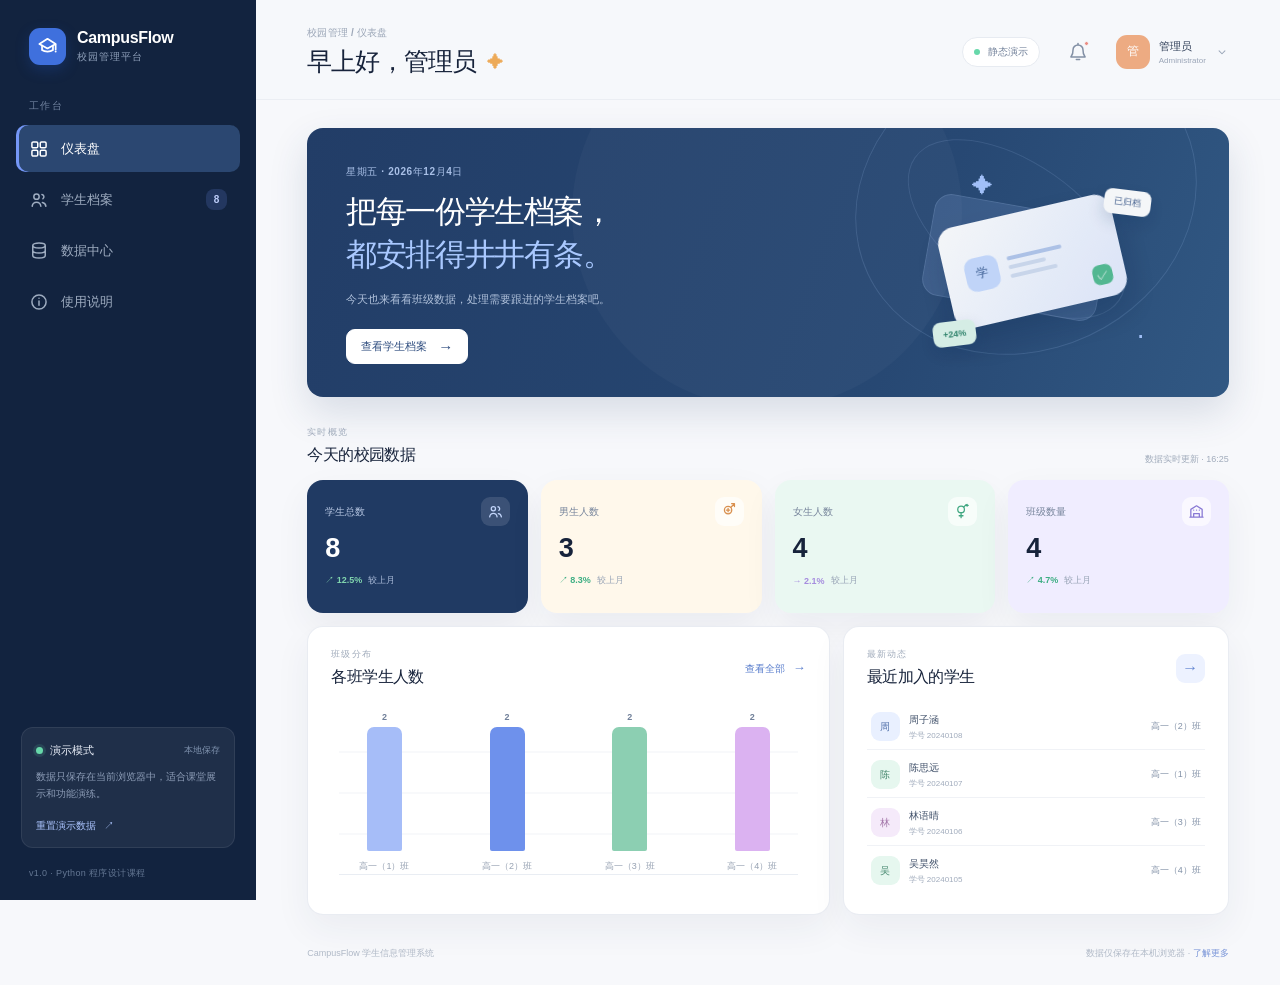
<file: docs/index.html>
<!doctype html>
<html lang="zh-CN">
  <head>
    <meta charset="utf-8">
    <meta name="viewport" content="width=device-width, initial-scale=1">
    <meta name="theme-color" content="#12233f">
    <meta name="description" content="CampusFlow 校园学生信息管理系统静态演示">
    <title>CampusFlow · 学生信息管理系统</title>
    <link rel="stylesheet" href="assets/styles.css">
  </head>
  <body>
    <div class="app-shell">
      <aside class="sidebar" id="sidebar" aria-label="主导航">
        <div class="brand">
          <span class="brand-mark" aria-hidden="true">
            <svg viewBox="0 0 24 24" fill="none" stroke="currentColor" stroke-width="1.8">
              <path d="M3.5 9.3 12 4l8.5 5.3L12 14 3.5 9.3Z" stroke-linejoin="round"/>
              <path d="M6.3 11.2v4.5c2.8 2.2 8.6 2.2 11.4 0v-4.5M20.5 10v5.1" stroke-linecap="round"/>
              <circle cx="20.5" cy="17.2" r="1" fill="currentColor" stroke="none"/>
            </svg>
          </span>
          <span class="brand-copy">
            <strong>CampusFlow</strong>
            <small>校园管理平台</small>
          </span>
        </div>

        <div class="sidebar-label">工作台</div>
        <nav class="nav-list">
          <button class="nav-item is-active" type="button" data-view-target="dashboard">
            <span class="nav-icon" aria-hidden="true">
              <svg viewBox="0 0 24 24" fill="none" stroke="currentColor" stroke-width="1.8"><rect x="3.5" y="3.5" width="7" height="7" rx="1.5"/><rect x="13.5" y="3.5" width="7" height="7" rx="1.5"/><rect x="3.5" y="13.5" width="7" height="7" rx="1.5"/><rect x="13.5" y="13.5" width="7" height="7" rx="1.5"/></svg>
            </span>
            <span>仪表盘</span>
          </button>
          <button class="nav-item" type="button" data-view-target="students">
            <span class="nav-icon" aria-hidden="true">
              <svg viewBox="0 0 24 24" fill="none" stroke="currentColor" stroke-width="1.8"><circle cx="9" cy="8" r="3.2"/><path d="M3.8 19.5c.6-3.1 2.3-4.7 5.2-4.7s4.7 1.6 5.2 4.7" stroke-linecap="round"/><path d="M15.5 5.3c2.6.4 3.2 3.6 1.2 5.2M16 14.9c2.4.2 3.8 1.8 4.3 4.6" stroke-linecap="round"/></svg>
            </span>
            <span>学生档案</span>
            <span class="nav-count" id="nav-student-count">8</span>
          </button>
          <button class="nav-item" type="button" data-view-target="data-center">
            <span class="nav-icon" aria-hidden="true">
              <svg viewBox="0 0 24 24" fill="none" stroke="currentColor" stroke-width="1.8"><ellipse cx="12" cy="5.5" rx="7.5" ry="3"/><path d="M4.5 5.5v6c0 1.7 3.4 3 7.5 3s7.5-1.3 7.5-3v-6M4.5 11.5v6c0 1.7 3.4 3 7.5 3s7.5-1.3 7.5-3v-6"/></svg>
            </span>
            <span>数据中心</span>
          </button>
          <button class="nav-item" type="button" data-view-target="about">
            <span class="nav-icon" aria-hidden="true">
              <svg viewBox="0 0 24 24" fill="none" stroke="currentColor" stroke-width="1.8"><circle cx="12" cy="12" r="8.5"/><path d="M12 10.8v5.1" stroke-linecap="round"/><circle cx="12" cy="7.5" r=".9" fill="currentColor" stroke="none"/></svg>
            </span>
            <span>使用说明</span>
          </button>
        </nav>

        <div class="sidebar-spacer"></div>
        <div class="storage-card">
          <div class="storage-heading">
            <span class="status-dot"></span>
            <span>演示模式</span>
            <span class="storage-label">本地保存</span>
          </div>
          <p>数据只保存在当前浏览器中，适合课堂展示和功能演练。</p>
          <button class="storage-reset" type="button" data-action="reset-data">重置演示数据 <span aria-hidden="true">↗</span></button>
        </div>
        <div class="sidebar-footer">v1.0 · Python 程序设计课程</div>
      </aside>

      <div class="mobile-backdrop" id="mobile-backdrop"></div>
      <main class="main-content">
        <header class="topbar">
          <button class="mobile-menu" id="mobile-menu" type="button" aria-label="打开导航" aria-expanded="false">
            <svg viewBox="0 0 24 24" fill="none" stroke="currentColor" stroke-width="2"><path d="M4 7h16M4 12h16M4 17h16" stroke-linecap="round"/></svg>
          </button>
          <div class="topbar-title">
            <span class="eyebrow">校园管理 / <span id="current-section">仪表盘</span></span>
            <h1 id="page-heading">早上好，管理员 <span class="wave" aria-hidden="true">✦</span></h1>
          </div>
          <div class="topbar-actions">
            <span class="demo-chip"><span class="status-dot"></span>静态演示</span>
            <button class="icon-button" type="button" data-action="show-notice" aria-label="查看提示" title="查看提示">
              <svg viewBox="0 0 24 24" fill="none" stroke="currentColor" stroke-width="1.8"><path d="M18 9.5a6 6 0 0 0-12 0c0 7-2.5 7-2.5 8.5h17C20.5 16.5 18 16.5 18 9.5ZM10 21h4" stroke-linecap="round" stroke-linejoin="round"/><path d="M12 3V1.8" stroke-linecap="round"/></svg>
              <span class="notification-dot"></span>
            </button>
            <div class="profile">
              <span class="avatar">管</span>
              <span class="profile-copy"><strong>管理员</strong><small>Administrator</small></span>
              <svg class="chevron" viewBox="0 0 24 24" fill="none" stroke="currentColor" stroke-width="1.8"><path d="m7 10 5 5 5-5" stroke-linecap="round" stroke-linejoin="round"/></svg>
            </div>
          </div>
        </header>

        <div class="page-wrap">
          <section class="view is-visible" data-view="dashboard" aria-labelledby="page-heading">
            <div class="hero-card">
              <div class="hero-copy">
                <span class="hero-kicker">周三 · <span id="hero-date">2026年9月2日</span></span>
                <h2>把每一份学生档案，<br><em>都安排得井井有条。</em></h2>
                <p>今天也来看看班级数据，处理需要跟进的学生档案吧。</p>
                <button class="primary-button hero-button" type="button" data-view-target="students">查看学生档案 <span aria-hidden="true">→</span></button>
              </div>
              <div class="hero-art" aria-hidden="true">
                <div class="art-orbit orbit-one"></div>
                <div class="art-orbit orbit-two"></div>
                <div class="art-spark spark-one">✦</div>
                <div class="art-spark spark-two">·</div>
                <div class="art-card art-card-back"></div>
                <div class="art-card art-card-main">
                  <span class="art-avatar">学</span>
                  <span class="art-lines"><i></i><i></i><i></i></span>
                  <span class="art-check">✓</span>
                </div>
                <div class="art-pill pill-one">已归档</div>
                <div class="art-pill pill-two">+24%</div>
              </div>
            </div>

            <div class="section-heading stats-heading">
              <div><span class="section-kicker">实时概览</span><h2>今天的校园数据</h2></div>
              <span class="last-updated">数据实时更新 · <span id="last-updated">刚刚</span></span>
            </div>
            <div class="stats-grid">
              <article class="stat-card stat-card-navy">
                <div class="stat-top"><span class="stat-label">学生总数</span><span class="stat-icon"><svg viewBox="0 0 24 24" fill="none" stroke="currentColor" stroke-width="1.8"><circle cx="9" cy="8" r="3"/><path d="M3.8 19.5c.6-3.1 2.3-4.7 5.2-4.7s4.7 1.6 5.2 4.7M15.5 5.3c2.6.4 3.2 3.6 1.2 5.2M16 14.9c2.4.2 3.8 1.8 4.3 4.6" stroke-linecap="round"/></svg></span></div>
                <div class="stat-value" id="stat-total">8</div>
                <div class="stat-foot"><span class="trend trend-up">↗ <span id="stat-total-trend">12.5%</span></span><span>较上月</span></div>
              </article>
              <article class="stat-card stat-card-cream">
                <div class="stat-top"><span class="stat-label">男生人数</span><span class="stat-icon"><svg viewBox="0 0 24 24" fill="none" stroke="currentColor" stroke-width="1.8"><circle cx="10" cy="10" r="5.2"/><path d="m14 6 5-5m-4 0h4v4M10 7.5v5M7.5 10h5" stroke-linecap="round" stroke-linejoin="round"/></svg></span></div>
                <div class="stat-value" id="stat-male">4</div>
                <div class="stat-foot"><span class="trend trend-up">↗ <span id="stat-male-trend">8.3%</span></span><span>较上月</span></div>
              </article>
              <article class="stat-card stat-card-mint">
                <div class="stat-top"><span class="stat-label">女生人数</span><span class="stat-icon"><svg viewBox="0 0 24 24" fill="none" stroke="currentColor" stroke-width="1.8"><circle cx="10" cy="9" r="4.7"/><path d="M10 13.7v7M7.3 18h5.4M18.5 4.5V2m-1.5 1.5h3M14 5.5l3-3" stroke-linecap="round"/></svg></span></div>
                <div class="stat-value" id="stat-female">4</div>
                <div class="stat-foot"><span class="trend trend-flat">→ <span id="stat-female-trend">2.1%</span></span><span>较上月</span></div>
              </article>
              <article class="stat-card stat-card-lilac">
                <div class="stat-top"><span class="stat-label">班级数量</span><span class="stat-icon"><svg viewBox="0 0 24 24" fill="none" stroke="currentColor" stroke-width="1.8"><path d="M4 20V9l8-5 8 5v11M8 20v-5h8v5M2.8 20h18.4M8 10h.1M12 10h.1M16 10h.1" stroke-linecap="round" stroke-linejoin="round"/></svg></span></div>
                <div class="stat-value" id="stat-classes">4</div>
                <div class="stat-foot"><span class="trend trend-up">↗ <span id="stat-class-trend">4.7%</span></span><span>较上月</span></div>
              </article>
            </div>

            <div class="dashboard-grid">
              <article class="panel class-panel">
                <div class="panel-heading"><div><span class="section-kicker">班级分布</span><h2>各班学生人数</h2></div><button class="text-button" type="button" data-view-target="students">查看全部 <span aria-hidden="true">→</span></button></div>
                <div class="bar-chart" id="class-chart" aria-label="各班学生人数图表"></div>
              </article>
              <article class="panel recent-panel">
                <div class="panel-heading"><div><span class="section-kicker">最新动态</span><h2>最近加入的学生</h2></div><button class="round-arrow" type="button" data-view-target="students" aria-label="查看所有学生">→</button></div>
                <div class="recent-list" id="recent-list"></div>
              </article>
            </div>
          </section>

          <section class="view" data-view="students" aria-labelledby="students-heading" hidden>
            <div class="view-intro">
              <div><span class="section-kicker">档案管理</span><h2 id="students-heading">学生档案</h2><p>维护学生基础信息，支持搜索、筛选和快速编辑。</p></div>
              <button class="primary-button" type="button" data-action="open-add"><span aria-hidden="true">＋</span> 新增学生</button>
            </div>
            <div class="panel table-panel">
              <div class="toolbar">
                <label class="search-box"><svg viewBox="0 0 24 24" fill="none" stroke="currentColor" stroke-width="1.8" aria-hidden="true"><circle cx="10.8" cy="10.8" r="6.8"/><path d="m16 16 5 5" stroke-linecap="round"/></svg><input id="student-search" type="search" placeholder="搜索姓名或学号" autocomplete="off"><kbd>⌘ K</kbd></label>
                <div class="toolbar-actions">
                  <label class="select-wrap"><span class="sr-only">按班级筛选</span><select id="class-filter"><option value="">全部班级</option></select><svg viewBox="0 0 24 24" fill="none" stroke="currentColor" stroke-width="1.8" aria-hidden="true"><path d="m7 10 5 5 5-5" stroke-linecap="round" stroke-linejoin="round"/></svg></label>
                  <label class="select-wrap"><span class="sr-only">按性别筛选</span><select id="gender-filter"><option value="">全部性别</option><option value="男">男生</option><option value="女">女生</option><option value="其他">其他</option></select><svg viewBox="0 0 24 24" fill="none" stroke="currentColor" stroke-width="1.8" aria-hidden="true"><path d="m7 10 5 5 5-5" stroke-linecap="round" stroke-linejoin="round"/></svg></label>
                  <button class="outline-button" type="button" data-action="export-csv"><svg viewBox="0 0 24 24" fill="none" stroke="currentColor" stroke-width="1.8" aria-hidden="true"><path d="M12 3v12m0 0 4-4m-4 4-4-4M4 17v2.2c0 1 0.8 1.8 1.8 1.8h12.4c1 0 1.8-.8 1.8-1.8V17" stroke-linecap="round" stroke-linejoin="round"/></svg><span>导出</span></button>
                </div>
              </div>
              <div class="table-wrap">
                <table class="student-table">
                  <thead><tr><th class="check-col"><input id="select-all" type="checkbox" aria-label="选择全部当前记录"></th><th>学号</th><th>姓名</th><th>性别</th><th>年龄</th><th>班级</th><th>联系电话</th><th class="action-col">操作</th></tr></thead>
                  <tbody id="student-tbody"></tbody>
                </table>
                <div class="table-empty" id="table-empty" hidden><span class="empty-icon">⌕</span><h3>没有找到匹配的学生</h3><p>试试更换关键词或清空筛选条件。</p><button class="text-button" type="button" data-action="clear-filters">清空筛选</button></div>
              </div>
              <div class="table-footer"><span id="table-summary">显示 1-8 条，共 8 条</span><div class="pagination" id="pagination"></div></div>
            </div>
          </section>

          <section class="view" data-view="data-center" aria-labelledby="data-heading" hidden>
            <div class="view-intro"><div><span class="section-kicker">数据管理</span><h2 id="data-heading">数据中心</h2><p>将演示数据导出留档，或从 CSV 文件批量导入学生档案。</p></div></div>
            <div class="data-grid">
              <article class="panel action-panel">
                <span class="large-action-icon icon-blue"><svg viewBox="0 0 24 24" fill="none" stroke="currentColor" stroke-width="1.8"><path d="M12 3v12m0 0 4-4m-4 4-4-4M4 17v2.2c0 1 0.8 1.8 1.8 1.8h12.4c1 0 1.8-.8 1.8-1.8V17" stroke-linecap="round" stroke-linejoin="round"/></svg></span>
                <h3>导出学生档案</h3><p>下载 UTF-8 CSV 文件，可用 Excel 打开或作为备份保存。</p><button class="outline-button full-button" type="button" data-action="export-csv">导出 CSV <span aria-hidden="true">→</span></button>
              </article>
              <article class="panel action-panel">
                <span class="large-action-icon icon-green"><svg viewBox="0 0 24 24" fill="none" stroke="currentColor" stroke-width="1.8"><path d="M12 15V3m0 0L8 7m4-4 4 4M4 14v4.2c0 1 0.8 1.8 1.8 1.8h12.4c1 0 1.8-.8 1.8-1.8V14" stroke-linecap="round" stroke-linejoin="round"/></svg></span>
                <h3>导入学生档案</h3><p>选择带有六列字段的 CSV 文件，导入前会自动检查重复学号。</p><label class="outline-button full-button file-button">选择 CSV 文件 <span aria-hidden="true">→</span><input id="csv-input" type="file" accept=".csv,text/csv"></label>
              </article>
              <article class="panel reset-panel">
                <div class="reset-heading"><span class="large-action-icon icon-orange"><svg viewBox="0 0 24 24" fill="none" stroke="currentColor" stroke-width="1.8"><path d="M4 6v5h5M5 11a7 7 0 1 1 1.7 6.7" stroke-linecap="round" stroke-linejoin="round"/></svg></span><span><h3>重置演示数据</h3><p>恢复系统内置的 8 条示例记录。</p></span></div><button class="danger-button" type="button" data-action="reset-data">恢复初始数据</button>
              </article>
            </div>
            <div class="panel schema-panel"><div class="panel-heading"><div><span class="section-kicker">文件格式</span><h2>CSV 字段说明</h2></div><span class="format-badge">UTF-8 · CSV</span></div><div class="schema-list"><div><b>学号</b><span>必填 · 不能重复</span></div><div><b>姓名</b><span>必填 · 2–20 个字符</span></div><div><b>性别</b><span>男 / 女 / 其他</span></div><div><b>年龄</b><span>必填 · 1–120 的整数</span></div><div><b>班级</b><span>必填 · 例如：高一（1）班</span></div><div><b>联系电话</b><span>数字、空格或连字符</span></div></div></div>
          </section>

          <section class="view" data-view="about" aria-labelledby="about-heading" hidden>
            <div class="view-intro"><div><span class="section-kicker">快速上手</span><h2 id="about-heading">使用说明</h2><p>用三分钟熟悉 CampusFlow 的核心操作。</p></div></div>
            <div class="guide-grid">
              <article class="panel guide-card"><span class="guide-number">01</span><h3>浏览数据</h3><p>从左侧进入“学生档案”，在搜索框输入姓名或学号，也可以按班级、性别筛选。</p><button class="text-button" type="button" data-view-target="students">打开学生档案 →</button></article>
              <article class="panel guide-card"><span class="guide-number">02</span><h3>维护档案</h3><p>点击“新增学生”填写六项资料。每条记录都可以编辑或删除，学号不能重复。</p><button class="text-button" type="button" data-action="open-add">新增一条记录 →</button></article>
              <article class="panel guide-card"><span class="guide-number">03</span><h3>保存与迁移</h3><p>所有修改会自动保存到当前浏览器。数据中心支持 CSV 导入导出，方便课堂演示和备份。</p><button class="text-button" type="button" data-view-target="data-center">进入数据中心 →</button></article>
            </div>
            <div class="panel about-note"><span class="note-icon">✦</span><div><h3>这是一个静态演示版本</h3><p>页面发布在 GitHub Pages 上，浏览器会用 localStorage 保存数据。它不连接服务器；清理浏览器站点数据会删除演示中的修改，点击“重置演示数据”也可以恢复初始记录。</p></div></div>
          </section>
        </div>
        <footer class="main-footer"><span>CampusFlow 学生信息管理系统</span><span>数据仅保存在本机浏览器 · <button type="button" class="footer-link" data-view-target="about">了解更多</button></span></footer>
      </main>
    </div>

    <div class="modal-backdrop" id="modal-backdrop" hidden></div>
    <section class="modal" id="student-modal" role="dialog" aria-modal="true" aria-labelledby="modal-title" hidden>
      <div class="modal-header"><div><span class="section-kicker">档案信息</span><h2 id="modal-title">新增学生</h2></div><button class="modal-close" type="button" data-action="close-modal" aria-label="关闭">×</button></div>
      <form id="student-form" novalidate>
        <input type="hidden" id="editing-id">
        <div class="form-grid">
          <label class="field"><span>学号 <i>*</i></span><input id="field-student-id" name="student_id" required maxlength="24" placeholder="例如：20240001"><small class="field-error" data-error-for="student_id"></small></label>
          <label class="field"><span>姓名 <i>*</i></span><input id="field-name" name="name" required maxlength="20" placeholder="请输入姓名"><small class="field-error" data-error-for="name"></small></label>
          <label class="field"><span>性别 <i>*</i></span><select id="field-gender" name="gender" required><option value="">请选择</option><option value="男">男</option><option value="女">女</option><option value="其他">其他</option></select><small class="field-error" data-error-for="gender"></small></label>
          <label class="field"><span>年龄 <i>*</i></span><input id="field-age" name="age" type="number" required min="1" max="120" placeholder="请输入年龄"><small class="field-error" data-error-for="age"></small></label>
          <label class="field field-wide"><span>班级 <i>*</i></span><input id="field-class" name="class_name" required maxlength="30" placeholder="例如：高一（1）班"><small class="field-error" data-error-for="class_name"></small></label>
          <label class="field field-wide"><span>联系电话</span><input id="field-phone" name="phone" maxlength="24" placeholder="例如：138-0000-0000"><small class="field-error" data-error-for="phone"></small></label>
        </div>
        <div class="modal-footer"><button class="outline-button" type="button" data-action="close-modal">取消</button><button class="primary-button" type="submit" id="modal-submit">保存学生</button></div>
      </form>
    </section>

    <section class="modal detail-modal" id="detail-modal" role="dialog" aria-modal="true" aria-labelledby="detail-title" hidden>
      <div class="modal-header"><div><span class="section-kicker">档案预览</span><h2 id="detail-title">学生详情</h2></div><button class="modal-close" type="button" data-action="close-modal" aria-label="关闭">×</button></div><div id="detail-content"></div><div class="modal-footer"><button class="outline-button" type="button" data-action="close-modal">关闭</button><button class="primary-button" type="button" id="detail-edit">编辑档案</button></div>
    </section>

    <div class="toast-region" id="toast-region" aria-live="polite" aria-atomic="true"></div>
    <script src="assets/app.js" defer></script>
  </body>
</html>
</file>
<file: docs/assets/styles.css>
:root {
  --ink: #17233b;
  --muted: #718099;
  --muted-2: #9aa5b7;
  --navy: #12233f;
  --navy-2: #1d3355;
  --line: #e7ebf1;
  --line-dark: #dce2ea;
  --page: #f7f8fb;
  --white: #ffffff;
  --blue: #4b78e8;
  --blue-soft: #eaf0ff;
  --green: #2eaa83;
  --green-soft: #e8f7f0;
  --orange: #ef9a4c;
  --orange-soft: #fff3e6;
  --red: #e76a68;
  --red-soft: #fff0f0;
  --shadow: 0 14px 36px rgba(31, 48, 80, .06);
  --radius: 16px;
  --radius-sm: 10px;
  font-family: Inter, -apple-system, BlinkMacSystemFont, "Segoe UI", "PingFang SC", "Hiragino Sans GB", "Microsoft YaHei", sans-serif;
  color: var(--ink);
  background: var(--page);
  font-synthesis: none;
  text-rendering: optimizeLegibility;
}

* { box-sizing: border-box; }
html { min-width: 320px; background: var(--page); }
body { margin: 0; min-width: 320px; min-height: 100vh; background: var(--page); }
button, input, select { font: inherit; }
button { color: inherit; }
button:focus-visible, input:focus-visible, select:focus-visible { outline: 3px solid rgba(75, 120, 232, .24); outline-offset: 2px; }
button { cursor: pointer; }
.sr-only { position: absolute; width: 1px; height: 1px; padding: 0; margin: -1px; overflow: hidden; clip: rect(0, 0, 0, 0); white-space: nowrap; border: 0; }

.app-shell { display: flex; min-height: 100vh; }
.sidebar { position: fixed; z-index: 20; inset: 0 auto 0 0; display: flex; width: 256px; flex-direction: column; padding: 28px 16px 20px; color: #dbe4f4; background: var(--navy); }
.brand { display: flex; align-items: center; gap: 11px; padding: 0 13px 34px; }
.brand-mark { display: grid; width: 37px; height: 37px; place-items: center; color: #fff; background: #3f70dd; border-radius: 11px; box-shadow: 0 5px 14px rgba(31, 76, 168, .33); }
.brand-mark svg { width: 23px; height: 23px; }
.brand-copy { display: flex; flex-direction: column; gap: 3px; }
.brand-copy strong { color: #fff; font-size: 16px; font-weight: 700; letter-spacing: -.02em; }
.brand-copy small { color: #8e9fb9; font-size: 10px; letter-spacing: .09em; }
.sidebar-label { padding: 0 13px 12px; color: #70829e; font-size: 10px; font-weight: 700; letter-spacing: .13em; }
.nav-list { display: flex; flex-direction: column; gap: 4px; }
.nav-item { display: flex; width: 100%; align-items: center; gap: 12px; min-height: 47px; padding: 0 13px; color: #9eacc0; text-align: left; background: transparent; border: 0; border-radius: 10px; transition: color .18s ease, background .18s ease, transform .18s ease; }
.nav-item:hover { color: #f1f6ff; background: rgba(255, 255, 255, .07); }
.nav-item.is-active { color: #fff; background: #2b4771; box-shadow: inset 3px 0 0 #7597f7; }
.nav-item:active { transform: translateY(1px); }
.nav-icon { display: grid; width: 20px; height: 20px; flex: 0 0 20px; place-items: center; }
.nav-icon svg { width: 20px; height: 20px; }
.nav-item > span:not(.nav-icon):not(.nav-count) { font-size: 13px; font-weight: 500; }
.nav-count { display: grid; min-width: 21px; height: 21px; margin-left: auto; padding: 0 5px; place-items: center; color: #bfcffb; font-size: 10px; font-weight: 700; background: rgba(117, 151, 247, .18); border-radius: 8px; }
.sidebar-spacer { flex: 1; min-height: 30px; }
.storage-card { margin: 10px 5px 19px; padding: 15px 14px 14px; background: rgba(255, 255, 255, .055); border: 1px solid rgba(255, 255, 255, .08); border-radius: 12px; }
.storage-heading { display: flex; align-items: center; gap: 7px; color: #eef3fc; font-size: 11px; font-weight: 700; }
.status-dot { display: inline-block; width: 7px; height: 7px; flex: 0 0 7px; background: #67d8aa; border-radius: 50%; box-shadow: 0 0 0 3px rgba(103, 216, 170, .13); }
.storage-label { margin-left: auto; color: #8194b0; font-size: 9px; font-weight: 500; }
.storage-card p { margin: 11px 0 13px; color: #8c9cb6; font-size: 10px; line-height: 1.65; }
.storage-reset { padding: 0; color: #acc5ff; font-size: 10px; background: transparent; border: 0; }
.storage-reset:hover { color: #fff; }
.storage-reset span { display: inline-block; margin-left: 5px; transition: transform .18s ease; }
.storage-reset:hover span { transform: translate(2px, -2px); }
.sidebar-footer { padding: 0 13px; color: #647793; font-size: 9px; letter-spacing: .04em; }

.main-content { display: flex; width: calc(100% - 256px); min-height: 100vh; margin-left: 256px; flex-direction: column; }
.topbar { display: flex; min-height: 100px; align-items: center; justify-content: space-between; gap: 24px; padding: 22px clamp(24px, 4vw, 62px) 18px; background: rgba(247, 248, 251, .94); border-bottom: 1px solid rgba(231, 235, 241, .75); }
.topbar-title { min-width: 0; }
.eyebrow { display: block; margin-bottom: 5px; color: #9ba6b7; font-size: 10px; font-weight: 600; letter-spacing: .02em; }
.topbar h1 { margin: 0; color: var(--ink); font-size: clamp(20px, 2vw, 25px); font-weight: 700; letter-spacing: -.035em; }
.wave { display: inline-block; margin-left: 5px; color: #edaa58; font-size: 17px; transform: translateY(-2px); }
.topbar-actions { display: flex; align-items: center; gap: 22px; }
.demo-chip { display: inline-flex; align-items: center; gap: 8px; padding: 7px 11px; color: #718099; font-size: 10px; background: #fff; border: 1px solid var(--line); border-radius: 30px; }
.demo-chip .status-dot { width: 6px; height: 6px; flex-basis: 6px; box-shadow: none; }
.icon-button { position: relative; display: grid; width: 32px; height: 32px; padding: 0; place-items: center; color: #8290a5; background: transparent; border: 0; border-radius: 8px; }
.icon-button:hover { color: var(--ink); background: #edf0f5; }
.icon-button svg { width: 20px; height: 20px; }
.notification-dot { position: absolute; top: 5px; right: 5px; width: 5px; height: 5px; background: #ec8d83; border: 1px solid var(--page); border-radius: 50%; }
.profile { display: flex; align-items: center; gap: 9px; min-width: 112px; }
.avatar { display: grid; width: 34px; height: 34px; place-items: center; color: #fff; font-size: 12px; font-weight: 700; background: #edab82; border-radius: 11px; }
.profile-copy { display: flex; min-width: 0; flex-direction: column; gap: 2px; }
.profile-copy strong { color: #32415a; font-size: 11px; font-weight: 700; }
.profile-copy small { color: #9aa5b7; font-size: 8px; }
.chevron { width: 14px; height: 14px; margin-left: auto; color: #9ca8b9; }
.mobile-menu { display: none; width: 35px; height: 35px; padding: 0; place-items: center; color: var(--ink); background: #fff; border: 1px solid var(--line); border-radius: 9px; }
.mobile-menu svg { width: 19px; height: 19px; }
.page-wrap { width: 100%; max-width: 1440px; margin: 0 auto; padding: 28px clamp(24px, 4vw, 62px) 32px; }
.view[hidden] { display: none; }
.view.is-visible { animation: appear .24s ease both; }
@keyframes appear { from { opacity: .35; transform: translateY(4px); } to { opacity: 1; transform: translateY(0); } }

.hero-card { position: relative; display: flex; min-height: 258px; overflow: hidden; padding: 33px 39px; color: #fff; background: linear-gradient(110deg, #223d67 0%, #274873 65%, #315883 100%); border-radius: var(--radius); box-shadow: 0 16px 38px rgba(38, 66, 109, .15); }
.hero-card::before { position: absolute; top: -110px; right: 29%; width: 390px; height: 390px; content: ""; background: rgba(255, 255, 255, .026); border-radius: 50%; }
.hero-copy { position: relative; z-index: 1; max-width: 480px; }
.hero-kicker { display: inline-block; margin-bottom: 12px; color: #a9c0e7; font-size: 10px; font-weight: 600; letter-spacing: .06em; }
.hero-copy h2 { margin: 0; color: #fff; font-size: clamp(22px, 2.7vw, 31px); font-weight: 700; line-height: 1.38; letter-spacing: -.045em; }
.hero-copy h2 em { color: #a9c8ff; font-style: normal; }
.hero-copy p { margin: 13px 0 21px; color: #afc0da; font-size: 11px; line-height: 1.7; }
.primary-button, .outline-button, .danger-button { display: inline-flex; align-items: center; justify-content: center; min-height: 38px; gap: 7px; padding: 0 16px; font-size: 11px; font-weight: 700; border-radius: 9px; transition: color .18s ease, background .18s ease, border .18s ease, transform .18s ease, box-shadow .18s ease; }
.primary-button { color: #fff; background: var(--blue); border: 1px solid var(--blue); box-shadow: 0 6px 13px rgba(75, 120, 232, .17); }
.primary-button:hover { background: #3d68d2; border-color: #3d68d2; box-shadow: 0 8px 18px rgba(75, 120, 232, .25); transform: translateY(-1px); }
.hero-button { min-height: 35px; padding: 0 14px; color: #314f80; background: #fff; border-color: #fff; box-shadow: none; }
.hero-button:hover { color: #213e6b; background: #eaf1ff; border-color: #eaf1ff; box-shadow: none; }
.hero-button span { margin-left: 4px; font-size: 15px; font-weight: 400; line-height: 0; }
.hero-art { position: absolute; top: 0; right: 6%; width: 310px; height: 100%; opacity: .95; }
.art-orbit { position: absolute; border: 1px solid rgba(180, 211, 255, .16); border-radius: 50%; transform: rotate(-25deg); }
.orbit-one { top: -78px; right: -27px; width: 350px; height: 300px; }
.orbit-two { top: 35px; right: 32px; width: 250px; height: 132px; border-color: rgba(180, 211, 255, .14); transform: rotate(35deg); }
.art-card { position: absolute; width: 177px; height: 103px; border-radius: 17px; transform: rotate(-13deg); }
.art-card-back { top: 78px; right: 70px; background: rgba(159, 191, 245, .17); border: 1px solid rgba(194, 219, 255, .15); transform: rotate(10deg); }
.art-card-main { top: 82px; right: 53px; display: flex; align-items: center; padding: 20px; background: linear-gradient(135deg, #fff, #e4ecfe); box-shadow: 0 16px 30px rgba(11, 30, 63, .2); }
.art-avatar { display: grid; width: 34px; height: 34px; place-items: center; color: #35588f; font-size: 12px; font-weight: 700; background: #c9dcff; border-radius: 10px; }
.art-lines { display: flex; flex-direction: column; gap: 5px; margin-left: 10px; }
.art-lines i { display: block; width: 56px; height: 4px; background: #b4c8ed; border-radius: 5px; }
.art-lines i:nth-child(2) { width: 38px; background: #d1ddf1; }
.art-lines i:nth-child(3) { width: 48px; background: #d1ddf1; }
.art-check { position: absolute; right: 13px; bottom: 13px; display: grid; width: 20px; height: 20px; place-items: center; color: #fff; font-size: 12px; background: #55bd93; border-radius: 7px; }
.art-pill { position: absolute; display: grid; height: 25px; padding: 0 10px; place-items: center; color: #44608f; font-size: 9px; font-weight: 700; background: #fff; border-radius: 8px; box-shadow: 0 7px 16px rgba(19, 45, 86, .17); }
.pill-one { top: 62px; right: 23px; transform: rotate(7deg); }
.pill-two { right: 197px; bottom: 51px; color: #32876d; background: #dff6eb; transform: rotate(-7deg); }
.art-spark { position: absolute; color: #a8c7ff; font-size: 21px; }
.spark-one { top: 46px; right: 181px; }
.spark-two { right: 29px; bottom: 46px; font-size: 28px; }

.section-heading { display: flex; align-items: end; justify-content: space-between; gap: 20px; }
.stats-heading { margin: 29px 0 14px; }
.section-kicker { display: block; margin-bottom: 6px; color: #a0abbb; font-size: 9px; font-weight: 800; letter-spacing: .14em; text-transform: uppercase; }
.section-heading h2, .panel-heading h2, .view-intro h2 { margin: 0; color: var(--ink); font-size: 16px; font-weight: 700; letter-spacing: -.035em; }
.last-updated { color: #a0abbb; font-size: 9px; }
.stats-grid { display: grid; grid-template-columns: repeat(4, minmax(0, 1fr)); gap: 13px; }
.stat-card { min-height: 133px; padding: 17px 18px 14px; border-radius: var(--radius); box-shadow: var(--shadow); }
.stat-card-navy { color: #fff; background: #203a63; }
.stat-card-cream { background: #fff8eb; }
.stat-card-mint { background: #eaf8f2; }
.stat-card-lilac { background: #f0edff; }
.stat-top { display: flex; align-items: center; justify-content: space-between; }
.stat-label { color: #77859c; font-size: 10px; font-weight: 600; }
.stat-card-navy .stat-label { color: #b6c6e2; }
.stat-icon { display: grid; width: 29px; height: 29px; place-items: center; color: #6c84ad; background: rgba(255, 255, 255, .63); border-radius: 9px; }
.stat-card-navy .stat-icon { color: #c2d5fb; background: rgba(255, 255, 255, .12); }
.stat-card-cream .stat-icon { color: #d9904f; }
.stat-card-mint .stat-icon { color: #40a781; }
.stat-card-lilac .stat-icon { color: #8979d5; }
.stat-icon svg { width: 17px; height: 17px; }
.stat-value { margin-top: 9px; color: var(--ink); font-size: 27px; font-weight: 750; line-height: 1; letter-spacing: -.055em; }
.stat-card-navy .stat-value { color: #fff; }
.stat-foot { display: flex; align-items: center; gap: 6px; margin-top: 12px; color: #99a5b7; font-size: 9px; }
.stat-card-navy .stat-foot { color: #a7b8d6; }
.trend { font-weight: 750; }
.trend-up { color: #3dae83; }
.stat-card-navy .trend-up { color: #80d5ae; }
.trend-flat { color: #a58cde; }

.dashboard-grid { display: grid; grid-template-columns: minmax(0, 1.15fr) minmax(320px, .85fr); gap: 13px; margin-top: 13px; }
.panel { background: var(--white); border: 1px solid rgba(229, 233, 240, .85); border-radius: var(--radius); box-shadow: var(--shadow); }
.class-panel, .recent-panel { min-height: 257px; padding: 21px 23px; }
.panel-heading { display: flex; align-items: center; justify-content: space-between; gap: 18px; }
.text-button { padding: 0; color: #5b7fcd; font-size: 10px; font-weight: 700; background: transparent; border: 0; }
.text-button:hover { color: #315cb8; }
.text-button span { display: inline-block; margin-left: 5px; font-size: 13px; font-weight: 400; transition: transform .18s ease; }
.text-button:hover span { transform: translateX(2px); }
.round-arrow { display: grid; width: 29px; height: 29px; padding: 0; place-items: center; color: #6688d2; font-size: 16px; background: #edf2ff; border: 0; border-radius: 9px; }
.round-arrow:hover { color: #fff; background: #6688d2; }
.bar-chart { display: flex; height: 163px; align-items: end; gap: clamp(12px, 3vw, 32px); margin: 24px 8px 0; padding: 0 0 23px; background: repeating-linear-gradient(to top, transparent 0, transparent 39px, #f1f3f7 40px, transparent 41px); border-bottom: 1px solid #e9edf3; }
.bar-group { position: relative; display: flex; height: 100%; flex: 1; align-items: center; flex-direction: column; justify-content: end; min-width: 0; }
.bar-value { margin-bottom: 5px; color: #71809a; font-size: 9px; font-weight: 700; }
.bar { width: min(35px, 100%); min-height: 7px; background: #a6bdf8; border-radius: 7px 7px 2px 2px; transition: height .45s cubic-bezier(.2, .7, .3, 1); }
.bar-group:nth-child(2) .bar { background: #6e91ec; }
.bar-group:nth-child(3) .bar { background: #8ccfb2; }
.bar-group:nth-child(4) .bar { background: #dbb2f1; }
.bar-label { position: absolute; top: calc(100% + 9px); overflow: hidden; max-width: 80px; color: #96a1b2; font-size: 9px; text-overflow: ellipsis; white-space: nowrap; }
.recent-list { display: flex; flex-direction: column; gap: 2px; margin-top: 16px; }
.recent-item { display: flex; align-items: center; gap: 9px; padding: 8px 4px; border-bottom: 1px solid #f0f2f6; }
.recent-item:last-child { border-bottom: 0; }
.recent-avatar { display: grid; width: 29px; height: 29px; flex: 0 0 29px; place-items: center; color: #5271ab; font-size: 10px; font-weight: 750; background: #e9f0ff; border-radius: 9px; }
.recent-item:nth-child(2n) .recent-avatar { color: #45876e; background: #e6f7ef; }
.recent-item:nth-child(3n) .recent-avatar { color: #a274a8; background: #f5eafa; }
.recent-copy { display: flex; min-width: 0; flex: 1; flex-direction: column; gap: 3px; }
.recent-copy strong { overflow: hidden; color: #42526b; font-size: 10px; text-overflow: ellipsis; white-space: nowrap; }
.recent-copy span { color: #a0abbc; font-size: 8px; }
.recent-class { color: #8291a7; font-size: 9px; white-space: nowrap; }

.view-intro { display: flex; align-items: end; justify-content: space-between; gap: 24px; margin: 0 0 22px; }
.view-intro h2 { font-size: 24px; }
.view-intro p { margin: 8px 0 0; color: #8995a8; font-size: 11px; }
.view-intro .primary-button { min-height: 38px; }
.view-intro .primary-button > span { margin-right: 2px; font-size: 16px; font-weight: 400; }
.table-panel { overflow: hidden; }
.toolbar { display: flex; align-items: center; justify-content: space-between; gap: 15px; padding: 17px 20px; border-bottom: 1px solid #edf0f4; }
.search-box { display: flex; width: min(310px, 100%); height: 35px; align-items: center; gap: 8px; padding: 0 11px; color: #9ba7b8; background: #f8f9fb; border: 1px solid #eef0f4; border-radius: 9px; }
.search-box:focus-within { border-color: #b9c9f3; box-shadow: 0 0 0 3px rgba(75, 120, 232, .08); }
.search-box svg { width: 16px; height: 16px; flex: 0 0 16px; }
.search-box input { width: 100%; min-width: 0; padding: 0; color: var(--ink); font-size: 10px; background: transparent; border: 0; outline: 0; }
.search-box input::placeholder { color: #a8b1bf; }
.search-box kbd { padding: 2px 5px; color: #a8b1bf; font-size: 8px; background: #fff; border: 1px solid #e5e9ef; border-radius: 4px; white-space: nowrap; }
.toolbar-actions { display: flex; align-items: center; gap: 8px; }
.select-wrap { position: relative; display: block; }
.select-wrap select { height: 35px; appearance: none; min-width: 108px; padding: 0 28px 0 10px; color: #697a92; font-size: 10px; background: #fff; border: 1px solid #e2e7ef; border-radius: 8px; cursor: pointer; }
.select-wrap svg { position: absolute; top: 50%; right: 8px; width: 13px; height: 13px; color: #9da9b9; pointer-events: none; transform: translateY(-50%); }
.outline-button { color: #5578c8; background: #fff; border: 1px solid #dbe3f2; }
.outline-button:hover { color: #3b62bd; background: #f4f7ff; border-color: #b9c9ec; }
.outline-button svg { width: 14px; height: 14px; }
.table-wrap { overflow-x: auto; }
.student-table { width: 100%; min-width: 745px; border-collapse: collapse; text-align: left; }
.student-table th { height: 45px; padding: 0 13px; color: #9aa5b7; font-size: 9px; font-weight: 700; background: #fcfcfd; border-bottom: 1px solid #edf0f4; white-space: nowrap; }
.student-table td { height: 59px; padding: 0 13px; color: #68788f; font-size: 10px; border-bottom: 1px solid #f0f2f5; white-space: nowrap; }
.student-table tbody tr { transition: background .16s ease; }
.student-table tbody tr:hover { background: #fafbfe; }
.student-table tbody tr:last-child td { border-bottom: 0; }
.student-table th:first-child, .student-table td:first-child { padding-left: 20px; }
.check-col { width: 35px; }
.check-col input, .student-table td input { width: 14px; height: 14px; margin: 0; accent-color: var(--blue); cursor: pointer; }
.student-id { color: #5576bf !important; font-family: ui-monospace, SFMono-Regular, Menlo, monospace; font-size: 9px !important; font-weight: 600; }
.student-name { display: flex; align-items: center; gap: 9px; color: #3b4c66 !important; font-weight: 700; }
.student-avatar { display: grid; width: 28px; height: 28px; flex: 0 0 28px; place-items: center; color: #5374b9; font-size: 10px; font-weight: 750; background: #eaf0ff; border-radius: 9px; }
.avatar-female { color: #a46fa4; background: #f8eafa; }
.avatar-other { color: #ae7a44; background: #fff0dd; }
.gender-pill { display: inline-flex; min-width: 28px; height: 21px; align-items: center; justify-content: center; padding: 0 7px; font-size: 9px; border-radius: 6px; }
.gender-male { color: #5274be; background: #ebf1ff; }
.gender-female { color: #a36ea3; background: #faecfa; }
.gender-other { color: #aa7845; background: #fff1e1; }
.class-tag { color: #697990; }
.phone-text { color: #7a889c; font-variant-numeric: tabular-nums; }
.action-col { width: 102px; text-align: right !important; }
.row-actions { display: inline-flex; align-items: center; gap: 2px; }
.row-action { display: grid; width: 28px; height: 28px; padding: 0; place-items: center; color: #9aa6b7; background: transparent; border: 0; border-radius: 7px; }
.row-action:hover { color: #5579ca; background: #edf2ff; }
.row-action.delete:hover { color: var(--red); background: var(--red-soft); }
.row-action svg { width: 15px; height: 15px; }
.table-empty { padding: 52px 20px; text-align: center; }
.table-empty[hidden] { display: none; }
.empty-icon { display: inline-grid; width: 44px; height: 44px; place-items: center; color: #a5b5d8; font-size: 25px; background: #f0f4ff; border-radius: 14px; }
.table-empty h3 { margin: 12px 0 5px; color: #52627b; font-size: 13px; }
.table-empty p { margin: 0 0 11px; color: #a0abb9; font-size: 10px; }
.table-footer { display: flex; min-height: 57px; align-items: center; justify-content: space-between; gap: 20px; padding: 0 20px; color: #a1acbb; font-size: 9px; border-top: 1px solid #edf0f4; }
.pagination { display: flex; align-items: center; gap: 4px; }
.page-button { display: grid; width: 26px; height: 26px; padding: 0; place-items: center; color: #8996a9; font-size: 10px; background: #fff; border: 1px solid transparent; border-radius: 7px; }
.page-button:hover { color: #5276c7; background: #f1f4ff; }
.page-button.is-active { color: #fff; background: var(--blue); box-shadow: 0 4px 9px rgba(75, 120, 232, .2); }
.page-button:disabled { color: #c7ced9; cursor: not-allowed; }
.page-ellipsis { display: grid; width: 17px; height: 26px; place-items: center; color: #b1bac7; font-size: 10px; }

.data-grid { display: grid; grid-template-columns: repeat(2, minmax(0, 1fr)); gap: 13px; }
.action-panel { min-height: 195px; padding: 23px; }
.large-action-icon { display: grid; width: 42px; height: 42px; place-items: center; border-radius: 13px; }
.large-action-icon svg { width: 21px; height: 21px; }
.icon-blue { color: #597bd2; background: var(--blue-soft); }
.icon-green { color: #3d9e7b; background: var(--green-soft); }
.icon-orange { color: #cf8540; background: var(--orange-soft); }
.action-panel h3, .reset-panel h3, .guide-card h3, .about-note h3 { margin: 14px 0 5px; color: #40516c; font-size: 14px; }
.action-panel p, .reset-panel p, .guide-card p, .about-note p { margin: 0; color: #8e9bae; font-size: 10px; line-height: 1.7; }
.full-button { width: 100%; margin-top: 17px; }
.full-button span { margin-left: auto; font-size: 14px; font-weight: 400; }
.file-button { position: relative; overflow: hidden; cursor: pointer; }
.file-button input { position: absolute; inset: 0; width: 100%; height: 100%; opacity: 0; cursor: pointer; }
.reset-panel { grid-column: 1 / -1; display: flex; align-items: center; justify-content: space-between; gap: 20px; min-height: 108px; padding: 20px 23px; background: #fffaf5; border-color: #f7ebdd; }
.reset-heading { display: flex; align-items: center; gap: 13px; }
.reset-heading h3 { margin: 0 0 4px; }
.danger-button { color: #cd7268; background: #fff; border: 1px solid #f1d6d1; }
.danger-button:hover { color: #fff; background: #df8177; border-color: #df8177; }
.schema-panel { margin-top: 13px; padding: 22px 23px; }
.format-badge { padding: 6px 9px; color: #5c82cf; font-size: 9px; font-weight: 700; background: #edf2ff; border-radius: 6px; }
.schema-list { display: grid; grid-template-columns: repeat(3, 1fr); gap: 12px; margin-top: 19px; }
.schema-list > div { display: flex; min-height: 53px; flex-direction: column; justify-content: center; gap: 5px; padding: 0 12px; background: #f8f9fb; border: 1px solid #f0f2f5; border-radius: 9px; }
.schema-list b { color: #53647d; font-size: 10px; }
.schema-list span { color: #a0aaba; font-size: 9px; }

.guide-grid { display: grid; grid-template-columns: repeat(3, minmax(0, 1fr)); gap: 13px; }
.guide-card { position: relative; min-height: 191px; padding: 23px; overflow: hidden; }
.guide-number { display: block; color: #aec0ed; font-family: ui-monospace, SFMono-Regular, Menlo, monospace; font-size: 11px; font-weight: 700; }
.guide-card:nth-child(2) .guide-number { color: #a7d9c3; }
.guide-card:nth-child(3) .guide-number { color: #d7a9e5; }
.guide-card p { min-height: 51px; margin-bottom: 16px; }
.about-note { display: flex; align-items: flex-start; gap: 14px; margin-top: 13px; padding: 21px 23px; background: #f4f7ff; border-color: #e5ebfb; }
.about-note .note-icon { display: grid; width: 34px; height: 34px; flex: 0 0 34px; place-items: center; color: #5d7dd1; font-size: 14px; background: #e5edff; border-radius: 10px; }
.about-note h3 { margin: 1px 0 6px; }

.main-footer { display: flex; align-items: center; justify-content: space-between; gap: 20px; margin-top: auto; padding: 0 clamp(24px, 4vw, 62px) 25px; color: #b0b9c7; font-size: 9px; }
.footer-link { padding: 0; color: #7894d8; font-size: inherit; background: transparent; border: 0; }
.footer-link:hover { color: #456bc2; }

.modal-backdrop { position: fixed; z-index: 40; inset: 0; background: rgba(18, 35, 63, .42); backdrop-filter: blur(2px); }
.modal-backdrop[hidden], .modal[hidden] { display: none; }
.modal { position: fixed; z-index: 41; top: 50%; left: 50%; width: min(560px, calc(100vw - 30px)); max-height: calc(100vh - 30px); overflow-y: auto; padding: 25px; background: #fff; border: 1px solid rgba(229, 233, 240, .9); border-radius: 17px; box-shadow: 0 24px 70px rgba(16, 33, 62, .2); transform: translate(-50%, -50%); animation: modal-in .2s ease both; }
@keyframes modal-in { from { opacity: 0; transform: translate(-50%, -47%); } to { opacity: 1; transform: translate(-50%, -50%); } }
.modal-header { display: flex; align-items: start; justify-content: space-between; gap: 20px; padding-bottom: 19px; border-bottom: 1px solid #edf0f4; }
.modal-header h2 { margin: 0; color: var(--ink); font-size: 20px; letter-spacing: -.04em; }
.modal-close { display: grid; width: 28px; height: 28px; padding: 0; place-items: center; color: #94a0b2; font-size: 22px; line-height: 1; background: #f7f8fa; border: 0; border-radius: 8px; }
.modal-close:hover { color: #50617b; background: #edf1f7; }
.form-grid { display: grid; grid-template-columns: repeat(2, minmax(0, 1fr)); gap: 16px 13px; padding: 21px 0 23px; }
.field { display: flex; min-width: 0; flex-direction: column; gap: 7px; }
.field-wide { grid-column: 1 / -1; }
.field > span { color: #66768d; font-size: 10px; font-weight: 700; }
.field > span i { color: #de7f73; font-style: normal; }
.field input, .field select { width: 100%; height: 38px; padding: 0 11px; color: #40516c; font-size: 11px; background: #fbfcfd; border: 1px solid #e1e6ed; border-radius: 8px; outline: 0; }
.field input::placeholder { color: #b1bac7; }
.field input:focus, .field select:focus { background: #fff; border-color: #aac0f1; box-shadow: 0 0 0 3px rgba(75, 120, 232, .08); }
.field.has-error input, .field.has-error select { border-color: #e6a19b; background: #fffafa; }
.field-error { min-height: 12px; margin-top: -4px; color: #d77c74; font-size: 9px; }
.modal-footer { display: flex; align-items: center; justify-content: flex-end; gap: 9px; padding-top: 17px; border-top: 1px solid #edf0f4; }
.detail-modal { width: min(480px, calc(100vw - 30px)); }
.detail-list { display: grid; grid-template-columns: repeat(2, minmax(0, 1fr)); gap: 10px; padding: 22px 0; }
.detail-item { padding: 12px; background: #f8f9fb; border-radius: 9px; }
.detail-item-wide { grid-column: 1 / -1; }
.detail-item span { display: block; margin-bottom: 5px; color: #9ca7b7; font-size: 9px; }
.detail-item strong { color: #41526c; font-size: 12px; }

.toast-region { position: fixed; z-index: 60; right: 24px; bottom: 22px; display: flex; width: min(340px, calc(100vw - 30px)); flex-direction: column; gap: 8px; pointer-events: none; }
.toast { display: flex; align-items: center; gap: 10px; padding: 12px 14px; color: #506079; font-size: 10px; background: #fff; border: 1px solid #e4e9f0; border-left: 3px solid #6b8fe3; border-radius: 10px; box-shadow: 0 12px 30px rgba(21, 41, 74, .15); animation: toast-in .25s ease both; }
.toast.success { border-left-color: #4ab78c; }
.toast.error { border-left-color: #df8278; }
.toast-icon { display: grid; width: 20px; height: 20px; flex: 0 0 20px; place-items: center; color: #5d80d0; font-size: 11px; font-weight: 700; background: #edf2ff; border-radius: 6px; }
.toast.success .toast-icon { color: #3b9d76; background: #e8f7f0; }
.toast.error .toast-icon { color: #cf716b; background: #fff0ef; }
@keyframes toast-in { from { opacity: 0; transform: translateY(10px); } to { opacity: 1; transform: translateY(0); } }
.toast.is-leaving { animation: toast-out .22s ease both; }
@keyframes toast-out { to { opacity: 0; transform: translateY(8px); } }

.mobile-backdrop { display: none; }
@media (max-width: 1040px) {
  .sidebar { width: 224px; }
  .main-content { width: calc(100% - 224px); margin-left: 224px; }
  .hero-art { right: 0; transform: scale(.85); transform-origin: right center; }
  .hero-copy { max-width: 430px; }
  .dashboard-grid { grid-template-columns: minmax(0, 1fr); }
  .recent-panel { min-height: 220px; }
  .recent-list { display: grid; grid-template-columns: repeat(2, minmax(0, 1fr)); column-gap: 17px; }
}
@media (max-width: 780px) {
  .sidebar { left: -256px; width: 256px; transition: left .22s ease; }
  .sidebar.is-open { left: 0; box-shadow: 10px 0 35px rgba(17, 34, 63, .18); }
  .main-content { width: 100%; margin-left: 0; }
  .mobile-menu { display: grid; }
  .topbar { min-height: 82px; padding: 17px 20px; }
  .topbar-title { flex: 1; }
  .topbar-actions { gap: 8px; }
  .demo-chip, .profile-copy, .chevron { display: none; }
  .profile { min-width: 34px; }
  .mobile-backdrop { position: fixed; z-index: 19; inset: 0; display: none; background: rgba(14, 30, 57, .35); }
  .mobile-backdrop.is-visible { display: block; }
  .page-wrap { padding: 20px 20px 25px; }
  .hero-card { min-height: 242px; padding: 27px 24px; }
  .hero-art { right: -53px; transform: scale(.7); }
  .hero-copy { max-width: 360px; }
  .stats-grid { grid-template-columns: repeat(2, minmax(0, 1fr)); }
  .toolbar { align-items: stretch; flex-direction: column; }
  .search-box { width: 100%; }
  .toolbar-actions { justify-content: space-between; }
  .select-wrap { flex: 1; }
  .select-wrap select { width: 100%; }
  .schema-list { grid-template-columns: repeat(2, minmax(0, 1fr)); }
}
@media (max-width: 560px) {
  .topbar h1 { font-size: 18px; }
  .wave { font-size: 14px; }
  .icon-button { display: none; }
  .hero-card { min-height: 250px; }
  .hero-card::before { right: -200px; }
  .hero-copy h2 { font-size: 24px; }
  .hero-copy p { max-width: 230px; }
  .hero-art { right: -116px; opacity: .76; }
  .section-heading { align-items: start; flex-direction: column; gap: 7px; }
  .stats-heading { margin-top: 24px; }
  .stat-card { min-height: 124px; padding: 14px; }
  .stat-value { font-size: 24px; }
  .stat-icon { width: 26px; height: 26px; }
  .stat-icon svg { width: 15px; height: 15px; }
  .dashboard-grid { gap: 12px; }
  .class-panel, .recent-panel { padding: 18px 16px; }
  .bar-chart { gap: 10px; margin-right: 0; margin-left: 0; }
  .recent-list { display: flex; }
  .view-intro { align-items: stretch; flex-direction: column; gap: 14px; margin-bottom: 17px; }
  .view-intro .primary-button { align-self: flex-start; }
  .view-intro h2 { font-size: 22px; }
  .toolbar { padding: 14px; }
  .toolbar-actions { flex-wrap: wrap; }
  .toolbar-actions .select-wrap { min-width: calc(50% - 4px); }
  .toolbar-actions .outline-button { width: 100%; }
  .table-footer { align-items: stretch; flex-direction: column; gap: 9px; padding: 13px 14px; }
  .pagination { justify-content: flex-end; }
  .data-grid, .guide-grid { grid-template-columns: 1fr; }
  .reset-panel { align-items: stretch; flex-direction: column; }
  .danger-button { align-self: flex-start; }
  .schema-panel { padding: 18px 16px; }
  .schema-list { grid-template-columns: 1fr; gap: 7px; }
  .about-note { padding: 17px 16px; }
  .main-footer { align-items: flex-start; flex-direction: column; gap: 7px; padding: 0 20px 20px; }
  .modal { padding: 20px 17px; }
  .form-grid { grid-template-columns: 1fr; gap: 13px; }
  .field-wide { grid-column: auto; }
  .detail-list { grid-template-columns: 1fr; }
  .detail-item-wide { grid-column: auto; }
}
</file>
